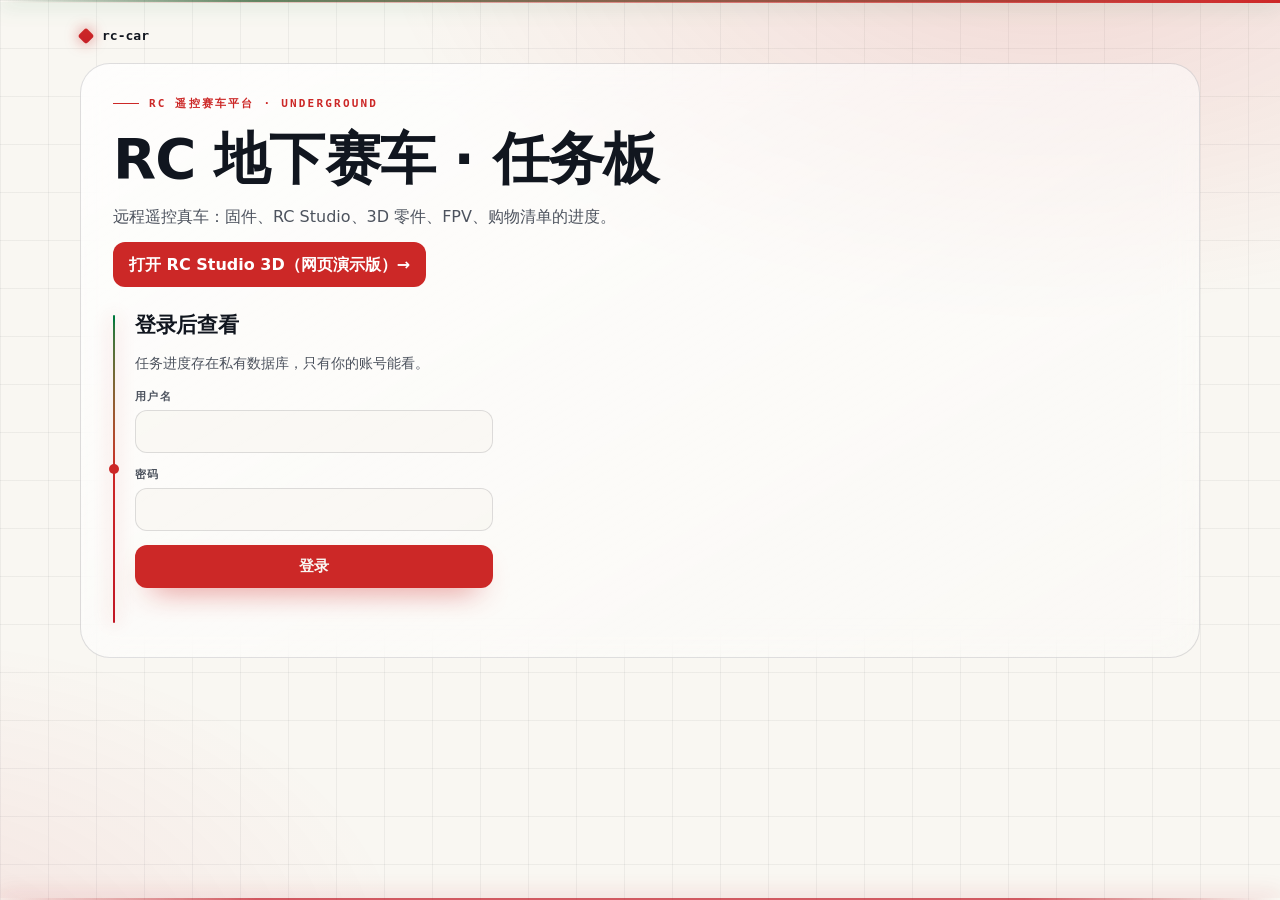
<file: index.html>
<!doctype html>
<html lang="zh-Hans">
<head>
<meta charset="utf-8">
<meta name="viewport" content="width=device-width, initial-scale=1">
<meta name="robots" content="noindex">
<meta name="referrer" content="no-referrer">
<title>rc-car</title>
<link rel="stylesheet" href="site.css">
<!-- Static shell only: no research content lives in this repo. app.js reads it from a private database after sign-in. -->
<script>try{if(localStorage.getItem('rc.session'))document.documentElement.dataset.auth='in'}catch(e){}</script>
</head>
<body data-page="index">
<div class="scrollbar" aria-hidden="true"></div>
<main>
  <nav class="top">
    <span class="brand"><i></i>rc-car</span>
    <span class="nav-r authed"><span id="updated"></span><button type="button" class="signout" id="signout">退出</button></span>
  </nav>
  <section class="intro">
    <div class="intro-copy">
      <p class="eyebrow">RC 遥控赛车平台 · underground</p>
      <h1 id="intro-title">RC 地下赛车 · 任务板</h1>
      <p>远程遥控真车：固件、RC Studio、3D 零件、FPV、购物清单的进度。</p>
      <p class="cta"><a class="studio-link" href="studio/">打开 RC Studio 3D（网页演示版）→</a></p>
      <form class="login" method="post" action="#" autocomplete="on">
        <h2>登录后查看</h2>
        <p>任务进度存在私有数据库，只有你的账号能看。</p>
        <label>用户名<input type="text" name="email" autocomplete="username" autocapitalize="none" spellcheck="false" required></label>
        <label>密码<input type="password" name="password" autocomplete="current-password" required></label>
        <button type="submit">登录</button>
        <p class="msg" role="alert"></p>
        <noscript><p class="msg">需要启用 JavaScript 才能登录。</p></noscript>
      </form>
      <ul class="tally authed" id="tally" hidden></ul>
    </div>
  </section>
  <section class="live authed" id="live" hidden>
    <h2>正在执行 <span id="live-age"></span></h2>
    <div id="live-jobs"></div>
  </section>
  <p class="state authed" id="state" role="status" hidden></p>
  <section class="cards authed" id="cards" hidden></section>
</main>
<script src="config.js"></script>
<script src="site.js"></script>
<script src="app.js"></script>
</body>
</html>
</file>
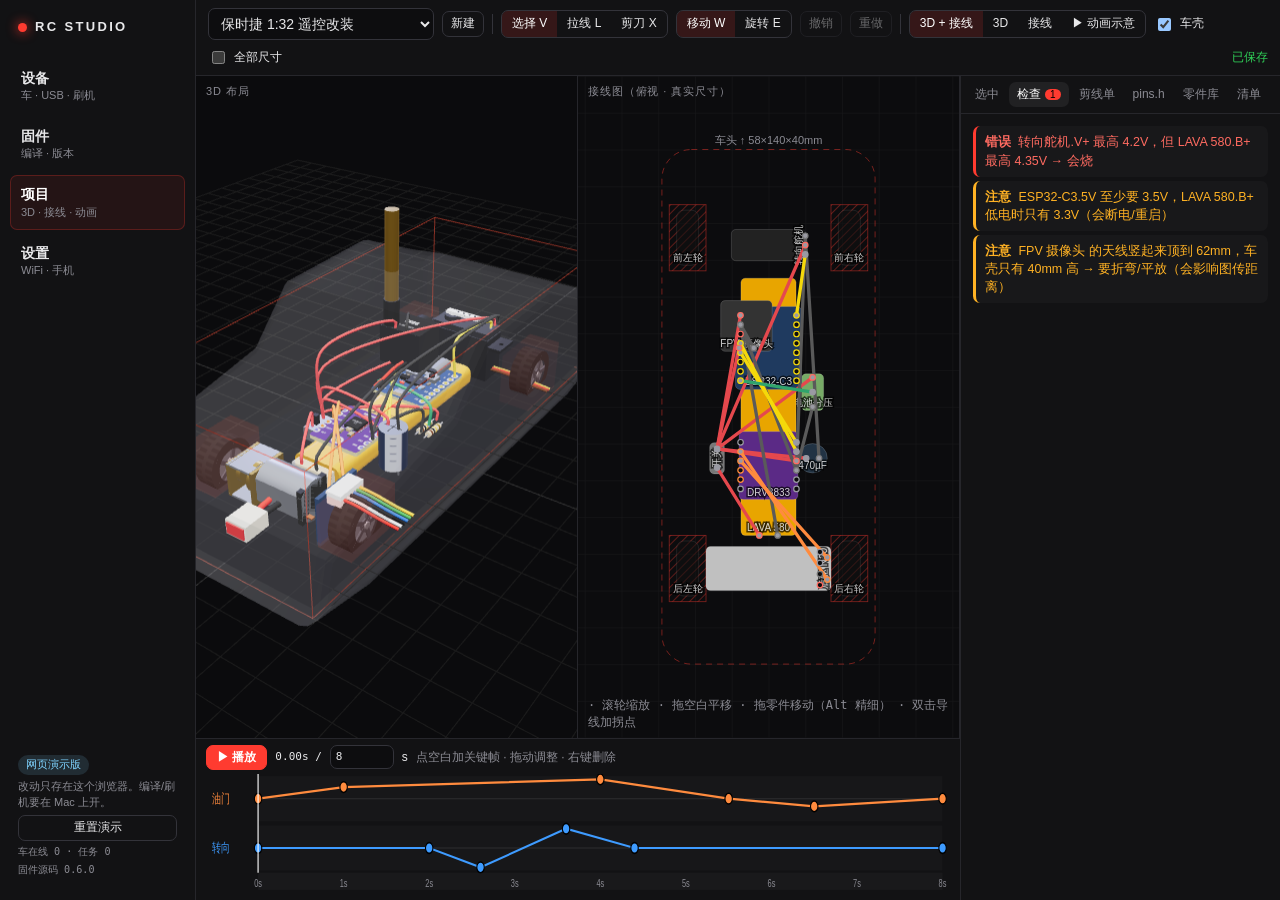
<file: studio/index.html>
<!doctype html>
<html lang="zh">
<head>
<meta charset="utf-8">
<meta name="viewport" content="width=device-width, initial-scale=1">
<title>RC Studio</title>
<link rel="icon" href="data:image/svg+xml,<svg xmlns='http://www.w3.org/2000/svg' viewBox='0 0 32 32'><rect width='32' height='32' rx='6' fill='%23111'/><path d='M6 20h20l-3-7H10z' fill='%23ff3b30'/><circle cx='11' cy='22' r='3' fill='%23eee'/><circle cx='22' cy='22' r='3' fill='%23eee'/></svg>">
  <script type="module" crossorigin src="./assets/index-CjEuXQhA.js"></script>
  <link rel="stylesheet" crossorigin href="./assets/index-CECqwJJr.css">
</head>
<body><div id="root"></div></body>
</html>
</file>
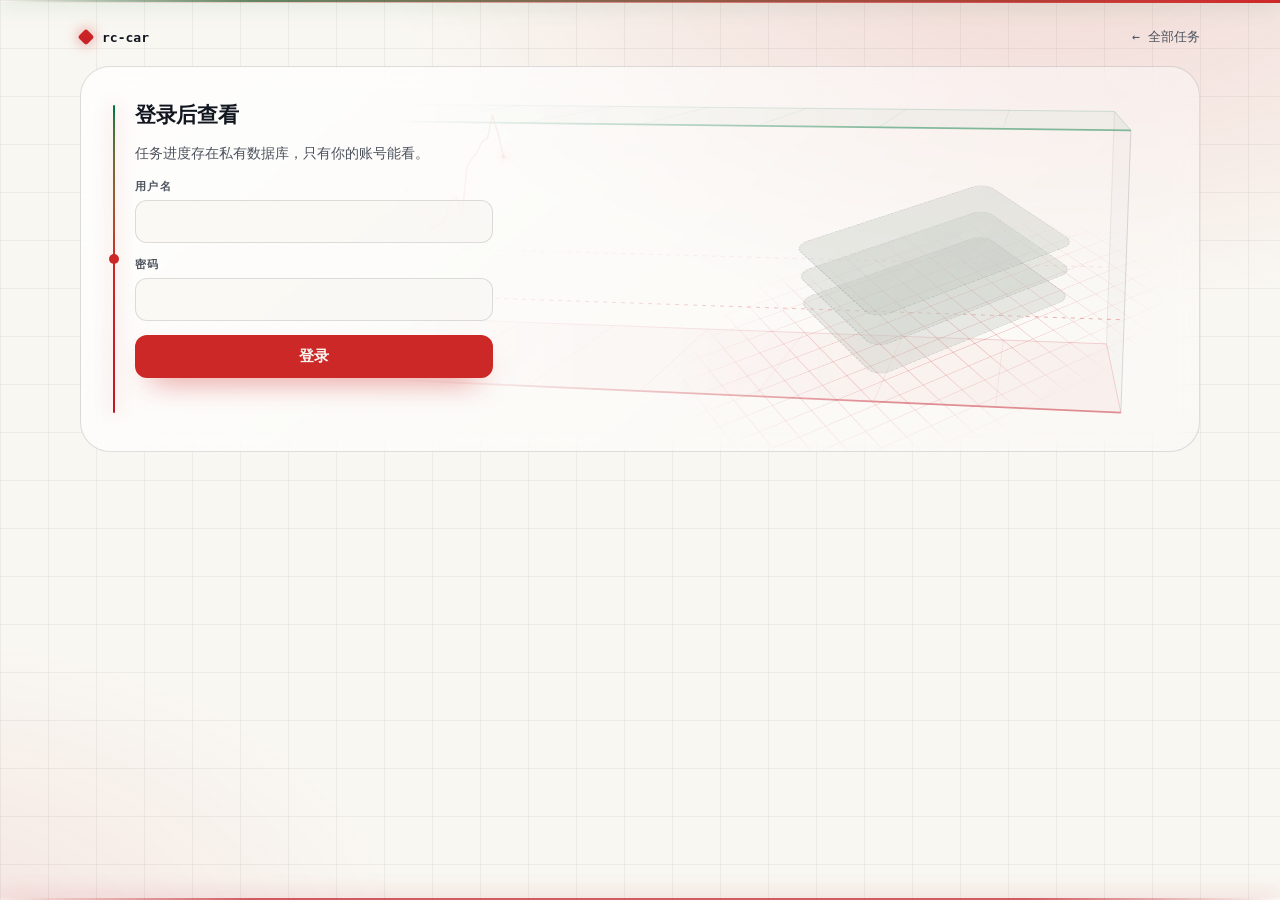
<file: task.html>
<!doctype html>
<html lang="zh-Hans">
<head>
<meta charset="utf-8">
<meta name="viewport" content="width=device-width, initial-scale=1">
<meta name="robots" content="noindex">
<meta name="referrer" content="no-referrer">
<title>rc-car</title>
<link rel="stylesheet" href="site.css">
<!-- Static shell only: no research content lives in this repo. app.js reads task ?id= from a private database after sign-in. -->
<script>try{if(localStorage.getItem('rc.session'))document.documentElement.dataset.auth='in'}catch(e){}</script>
</head>
<body data-page="task">
<div class="scrollbar" aria-hidden="true"></div>
<main>
  <nav class="top">
    <a class="brand" href="./"><i></i>rc-car</a>
    <span class="nav-r"><a href="./">← 全部任务</a><button type="button" class="signout authed" id="signout">退出</button></span>
  </nav>

  <section class="hero">
    <canvas data-walk="ambient" aria-hidden="true"></canvas>
    <div>
      <form class="login" method="post" action="#" autocomplete="on">
        <h2>登录后查看</h2>
        <p>任务进度存在私有数据库，只有你的账号能看。</p>
        <label>用户名<input type="text" name="email" autocomplete="username" autocapitalize="none" spellcheck="false" required></label>
        <label>密码<input type="password" name="password" autocomplete="current-password" required></label>
        <button type="submit">登录</button>
        <p class="msg" role="alert"></p>
        <noscript><p class="msg">需要启用 JavaScript 才能登录。</p></noscript>
      </form>
      <p class="state authed" id="state" role="status" hidden></p>
      <div class="authed" id="hero-copy"></div>
    </div>
    <div class="scene" aria-hidden="true"><ol class="stack" id="stack"><li class="slab s-todo" style="--i:0"></li><li class="slab s-todo" style="--i:1"></li><li class="slab s-todo" style="--i:2"></li></ol></div>
  </section>

  <nav class="secnav authed" id="secnav" aria-label="章节" hidden><a href="#problem">问题</a><a href="#idea">想法</a><a href="#proof">证据</a><a href="#solution">结论</a><a href="#path">步骤</a><a href="#issues">问题清单</a><a href="#data">数据</a><a href="#files">文件</a><a href="#log">记录</a></nav>

  <div class="grid authed" id="grid" hidden>
    <section id="problem" class="panel half reveal"><h2>Problem <em>问题</em></h2><p data-f="problem"></p></section>
    <section id="idea" class="panel half reveal"><h2>Idea <em>想法</em></h2><p data-f="idea"></p></section>
    <section id="proof" class="panel reveal"><h2>Proof <em>证据</em></h2><div class="proofs" data-f="proof"></div></section>
    <section id="solution" class="panel solution reveal"><h2>Solution <em>结论</em></h2><p data-f="solution"></p></section>
    <section id="path" class="panel w5 reveal"><h2>Path <em>步骤</em></h2><ol class="steps" data-f="path"></ol></section>
    <section id="issues" class="panel w7 reveal"><h2>Issues <em>问题清单</em></h2><ul class="issues" data-f="issues"></ul></section>
    <section id="data" class="panel reveal"><h2>Data <em>数据</em></h2><dl class="stats" data-f="data"></dl></section>
    <section id="files" class="panel w5 reveal"><h2>Files <em>文件</em></h2><ul class="files" data-f="files"></ul></section>
    <section id="log" class="panel w7 reveal"><h2>Log <em>记录</em></h2><ul class="log" data-f="log"></ul></section>
  </div>
</main>
<script src="config.js"></script>
<script src="site.js"></script>
<script src="app.js"></script>
</body>
</html>
</file>
<file: site.css>
/* rc-car tracker — design file shared by every generated page (from xau-lab; accent = underground red).
   One idea carried everywhere: a price path leaves the gold entry line and ends on a barrier —
   take-profit (green, above) or stop-out (red, below). The viewport itself sits between the two. */
@view-transition { navigation: auto; }
@property --p { syntax: "<number>"; inherits: true; initial-value: 0; }
@property --a { syntax: "<angle>"; inherits: false; initial-value: 0deg; }

:root {
  color-scheme: dark light;
  --bg: light-dark(oklch(0.975 0.006 85), oklch(0.145 0.012 262));
  --bg-2: light-dark(oklch(0.948 0.009 85), oklch(0.19 0.016 262));
  --card: light-dark(oklch(1 0 0 / 0.78), oklch(0.225 0.018 262 / 0.62));
  --line: light-dark(oklch(0.2 0.02 262 / 0.13), oklch(1 0 0 / 0.1));
  --grid: light-dark(oklch(0.2 0.02 262 / 0.05), oklch(1 0 0 / 0.035));
  --ink: light-dark(oklch(0.2 0.02 262), oklch(0.955 0.006 85));
  --mute: light-dark(oklch(0.44 0.02 262), oklch(0.74 0.015 262));
  --gold: light-dark(oklch(0.55 0.2 27), oklch(0.68 0.22 27));   /* 名字沿用，颜色是赛车红 */
  --ok: light-dark(oklch(0.5 0.14 155), oklch(0.82 0.17 155));
  --bad: light-dark(oklch(0.52 0.2 25), oklch(0.75 0.18 25));
  --warn: light-dark(oklch(0.55 0.14 60), oklch(0.83 0.15 70));
  --info: light-dark(oklch(0.5 0.15 255), oklch(0.79 0.12 245));
  --r: 22px;
  --ease: cubic-bezier(.2, .8, .2, 1);
  --spring: cubic-bezier(.3, 1.5, .5, 1);
  --sans: ui-sans-serif, system-ui, -apple-system, "PingFang SC", "Noto Sans SC", sans-serif;
  --mono: ui-monospace, "SF Mono", "JetBrains Mono", Menlo, monospace;
}
:root[data-theme="light"] { color-scheme: light; }
:root[data-theme="dark"] { color-scheme: dark; }

* { box-sizing: border-box; }
html { scroll-behavior: smooth; scroll-padding-top: 76px; }
body {
  margin: 0; min-height: 100dvh; font: 16px/1.6 var(--sans); color: var(--ink); background: var(--bg);
  text-wrap: pretty; -webkit-font-smoothing: antialiased; overflow-x: clip;
}
/* chart-paper backdrop + the two barriers that frame the viewport */
body::before {
  content: ""; position: fixed; inset: 0; z-index: -1; pointer-events: none;
  background:
    radial-gradient(60rem 34rem at 82% -8%, color-mix(in oklch, var(--gold) 15%, transparent), transparent 70%),
    radial-gradient(46rem 30rem at -8% 108%, color-mix(in oklch, var(--bad) 9%, transparent), transparent 70%),
    linear-gradient(var(--grid) 1px, transparent 1px) 0 0 / 100% 48px,
    linear-gradient(90deg, var(--grid) 1px, transparent 1px) 0 0 / 48px 100%;
}
html::before, html::after { content: ""; position: fixed; inset-inline: 0; block-size: 2px; z-index: 30; pointer-events: none; }
html::before { top: 0; background: linear-gradient(90deg, transparent, var(--ok) 20% 80%, transparent); box-shadow: 0 0 22px 1px color-mix(in oklch, var(--ok) 55%, transparent); opacity: .7; }
html::after { bottom: 0; background: linear-gradient(90deg, transparent, var(--bad) 20% 80%, transparent); box-shadow: 0 0 22px 1px color-mix(in oklch, var(--bad) 55%, transparent); opacity: .7; }
/* scroll progress: a gold run along the take-profit barrier */
.scrollbar { display: none; }
@supports (animation-timeline: scroll()) {
  .scrollbar { display: block; position: fixed; top: 0; inset-inline: 0; block-size: 3px; z-index: 31; pointer-events: none; transform-origin: 0 50%; background: linear-gradient(90deg, transparent, var(--gold)); animation: scrub linear both; animation-timeline: scroll(root); }
}
@keyframes scrub { from { scale: 0 1; } to { scale: 1 1; } }

main { width: min(1120px, 100% - 32px); margin-inline: auto; padding-block: 28px 96px; }
a { color: inherit; text-decoration: none; }
:focus-visible { outline: 2px solid var(--gold); outline-offset: 3px; border-radius: 8px; }
code { font: 0.86em var(--mono); padding: 0.12em 0.4em; border-radius: 6px; background: color-mix(in oklch, var(--ink) 9%, transparent); overflow-wrap: anywhere; }
h1, h2, h3 { margin: 0; line-height: 1.2; text-wrap: balance; letter-spacing: -0.015em; }
p { margin: 0; }
.empty { color: var(--mute); font-style: italic; }

nav.top { display: flex; align-items: center; justify-content: space-between; gap: 12px; font: 13px var(--mono); color: var(--mute); margin-bottom: 20px; animation: rise .6s var(--ease) backwards; }
nav.top a { transition: color .2s; } nav.top a:hover { color: var(--gold); }
.brand { display: inline-flex; gap: 10px; align-items: center; color: var(--ink); font-weight: 600; view-transition-name: brand; }
.brand i { inline-size: 12px; aspect-ratio: 1; border-radius: 3px; background: linear-gradient(135deg, var(--gold), color-mix(in oklch, var(--gold) 40%, var(--bad))); rotate: 45deg; animation: gem 6s var(--ease) infinite; box-shadow: 0 0 14px color-mix(in oklch, var(--gold) 60%, transparent); }
@keyframes gem { 0%, 70% { rotate: 45deg; } 85% { rotate: 225deg; scale: 1.25; } 100% { rotate: 405deg; } }

.chip { display: inline-flex; align-items: center; gap: 6px; padding: 3px 11px; border-radius: 99px; font: 600 12px var(--sans); color: var(--c, var(--mute)); background: color-mix(in oklch, var(--c, var(--mute)) 15%, transparent); border: 1px solid color-mix(in oklch, var(--c, var(--mute)) 35%, transparent); white-space: nowrap; }
.chip::before { content: ""; inline-size: 6px; aspect-ratio: 1; border-radius: 50%; background: currentColor; }
.st-active { --c: var(--gold); } .st-done { --c: var(--ok); } .st-blocked { --c: var(--bad); } .st-killed { --c: var(--mute); } .st-open { --c: var(--info); }
.st-active .chip::before, .j-running .chip::before { animation: ping 1.8s ease-out infinite; }
@keyframes ping { 0% { box-shadow: 0 0 0 0 currentColor; } 70%, 100% { box-shadow: 0 0 0 7px transparent; } }

/* ---------- shared surface: glass, pointer spotlight border, glare, 3D tilt ---------- */
.card, .job, .panel, .intro, .hero, .proof, .stat { position: relative; isolation: isolate; }
.card::before, .job::before, .panel::before, .intro::before, .hero::before {
  content: ""; position: absolute; inset: 0; z-index: -1; border-radius: inherit; padding: 1px; pointer-events: none;
  background: radial-gradient(320px circle at var(--mx, 50%) var(--my, 0%), color-mix(in oklch, var(--c, var(--gold)) 85%, transparent), transparent 70%);
  -webkit-mask: linear-gradient(#000 0 0) content-box, linear-gradient(#000 0 0); -webkit-mask-composite: xor;
  mask: linear-gradient(#000 0 0) content-box exclude, linear-gradient(#000 0 0);
  opacity: 0; transition: opacity .35s;
}
.card::after, .job::after, .proof::after, .stat::after {
  content: ""; position: absolute; inset: 0; z-index: -1; border-radius: inherit; pointer-events: none;
  background: radial-gradient(380px circle at var(--mx, 50%) var(--my, 50%), color-mix(in oklch, var(--c, var(--gold)) 16%, transparent), transparent 62%);
  opacity: 0; transition: opacity .35s;
}
.hot::before, .hot::after { opacity: 1; }
.card, .job, .proof, .stat { transform: perspective(900px) rotateX(var(--rx, 0deg)) rotateY(var(--ry, 0deg)); transition: transform .5s var(--ease), translate .3s var(--ease), border-color .3s, box-shadow .3s; }
.card.hot, .job.hot, .proof.hot, .stat.hot { transition-duration: .12s, .3s, .3s, .3s; }

/* ---------- index hero: the first-passage simulation ---------- */
.intro { display: grid; gap: 24px; align-items: center; padding: 32px; margin-bottom: 28px; border-radius: calc(var(--r) + 8px); border: 1px solid var(--line); background: linear-gradient(150deg, var(--card), color-mix(in oklch, var(--card) 35%, transparent)); backdrop-filter: blur(16px); animation: rise .8s var(--ease) .05s backwards; }
.intro:has(.sim:not([hidden])) { grid-template-columns: minmax(0, .8fr) minmax(0, 1.2fr); }
.eyebrow { font: 600 11px var(--mono); letter-spacing: .2em; text-transform: uppercase; color: var(--gold); margin-bottom: 14px; display: flex; align-items: center; gap: 10px; }
.eyebrow::before { content: ""; inline-size: 26px; block-size: 1px; background: currentColor; }
.intro h1 { font-size: clamp(2rem, 5.2vw, 3.5rem); font-weight: 760; }
.intro h1 b { color: var(--gold); font-variant-numeric: tabular-nums; text-shadow: 0 0 34px color-mix(in oklch, var(--gold) 45%, transparent); }
.intro-copy > p:not(.eyebrow) { color: var(--mute); max-inline-size: 60ch; margin-top: 12px; }
.tally { list-style: none; display: flex; flex-wrap: wrap; gap: 10px; padding: 0; margin: 22px 0 0; }
.tally li { display: flex; gap: 8px; align-items: baseline; padding: 8px 14px; border-radius: 12px; border: 1px solid color-mix(in oklch, var(--c) 30%, var(--line)); background: color-mix(in oklch, var(--c) 7%, var(--card)); animation: rise .6s var(--spring) calc(var(--n, 0) * 70ms + .35s) backwards; }
.tally b { font: 700 1.2rem var(--sans); color: var(--c); font-variant-numeric: tabular-nums; } .tally span { color: var(--mute); font-size: .86rem; }

.sim { position: relative; min-inline-size: 0; }
.sim canvas { display: block; inline-size: 100%; block-size: clamp(240px, 33vw, 370px); touch-action: pan-y; }
.rr { position: absolute; top: 0; right: 0; display: inline-flex; padding: 3px; border-radius: 99px; border: 1px solid var(--line); background: color-mix(in oklch, var(--bg) 70%, transparent); backdrop-filter: blur(8px); }
.rr button { all: unset; cursor: pointer; padding: 4px 12px; border-radius: 99px; font: 600 12px var(--mono); color: var(--mute); transition: color .2s, background .3s var(--ease); }
.rr button:hover { color: var(--ink); } .rr button:focus-visible { outline: 2px solid var(--gold); }
.rr button[aria-pressed="true"] { color: var(--bg); background: var(--gold); }
.hud { display: grid; gap: 10px; margin-top: 4px; }
.shares { display: grid; grid-template-columns: repeat(3, 1fr); gap: 10px; margin: 0; }
.shares dt { font: 11px var(--mono); letter-spacing: .08em; color: var(--mute); display: flex; align-items: center; gap: 6px; }
.shares dt::before { content: ""; inline-size: 8px; block-size: 2px; background: var(--c); }
.shares dd { margin: 0; font: 720 clamp(1.25rem, 3vw, 1.7rem)/1.2 var(--sans); font-variant-numeric: tabular-nums; color: var(--c); }
.sh-win { --c: var(--ok); } .sh-loss { --c: var(--bad); } .sh-out { --c: var(--mute); }
.split { display: flex; gap: 2px; block-size: 6px; border-radius: 9px; overflow: clip; }
.split i { flex: 1 1 0; min-inline-size: 2px; background: var(--c); transition: flex-grow .6s var(--ease); }
.note { font: 12px/1.7 var(--mono); color: var(--mute); } .note b { color: var(--ink); font-weight: 600; font-variant-numeric: tabular-nums; }

/* ---------- private content gate: sign-in panel, signed-in-only parts, loading / empty / error ---------- */
[hidden] { display: none !important; }
:root:not([data-auth="in"]) .authed { display: none !important; }
:root[data-auth="in"] .login { display: none; }
.nav-r { display: inline-flex; align-items: center; gap: 14px; }
.signout, .state button { all: unset; cursor: pointer; padding: 4px 12px; border-radius: 99px; border: 1px solid var(--line); font: 600 12px var(--mono); color: var(--mute); transition: color .2s, border-color .2s; }
.signout:hover, .state button:hover { color: var(--gold); border-color: color-mix(in oklch, var(--gold) 50%, transparent); }
.signout:focus-visible, .state button:focus-visible, .login button:focus-visible { outline: 2px solid var(--gold); outline-offset: 3px; }
/* the form hangs off one vertical price axis: take-profit above, stop-out below, the gold entry point in between */
.login { position: relative; display: grid; gap: 14px; max-inline-size: 380px; margin-top: 26px; padding-inline-start: 22px; animation: rise .7s var(--ease) .3s backwards; }
.hero .login { margin-top: 0; }
.login::before { content: ""; position: absolute; inset-block: 2px; inset-inline-start: 0; inline-size: 2px; border-radius: 2px; background: linear-gradient(var(--ok), var(--gold) 50%, var(--bad)); box-shadow: 0 0 18px color-mix(in oklch, var(--gold) 45%, transparent); }
.login::after { content: ""; position: absolute; inset-inline-start: -4px; top: 50%; inline-size: 10px; aspect-ratio: 1; translate: 0 -50%; border-radius: 50%; color: var(--gold); background: currentColor; animation: ping 1.8s ease-out infinite; }
.login h2 { font-size: 1.3rem; }
.login > p { color: var(--mute); font-size: .9rem; }
.login label { display: grid; gap: 6px; font: 600 11px var(--mono); letter-spacing: .12em; color: var(--mute); }
.login input { inline-size: 100%; padding: 11px 14px; border-radius: 12px; border: 1px solid var(--line); font: 16px var(--sans); letter-spacing: 0; color: var(--ink); background: color-mix(in oklch, var(--bg) 72%, transparent); transition: border-color .2s, box-shadow .2s; }
.login input:hover { border-color: color-mix(in oklch, var(--gold) 40%, var(--line)); }
.login input:focus-visible { outline: none; border-color: var(--gold); box-shadow: 0 0 0 3px color-mix(in oklch, var(--gold) 25%, transparent); }
.login button { all: unset; box-sizing: border-box; cursor: pointer; text-align: center; padding: 12px 18px; border-radius: 12px; font: 700 15px var(--sans); color: var(--bg); background: var(--gold); box-shadow: 0 14px 30px -16px var(--gold); transition: translate .2s var(--ease), filter .2s; }
.login button:hover { translate: 0 -2px; filter: brightness(1.08); }
.login button:disabled { opacity: .6; cursor: progress; translate: none; }
.login .msg { min-block-size: 1.6em; color: var(--bad); font-size: .9rem; }
.state { display: flex; flex-wrap: wrap; align-items: center; gap: 10px 14px; margin-bottom: 20px; padding: 16px 20px; border-radius: var(--r); border: 1px dashed var(--line); color: var(--mute); }
.hero .state { margin: 0; }
.state.s-error, .state.s-denied { color: var(--bad); border-color: color-mix(in oklch, var(--bad) 40%, transparent); }
.state.s-loading::before { content: ""; flex: none; inline-size: 10px; aspect-ratio: 1; border-radius: 2px; background: var(--gold); animation: spin 1.2s var(--ease) infinite; }
@keyframes spin { from { rotate: 45deg; } to { rotate: 405deg; } }
li.empty { display: block; }

/* ---------- cards ---------- */
.cards { display: grid; grid-template-columns: repeat(auto-fill, minmax(300px, 1fr)); gap: 16px; }
.card { display: grid; gap: 10px; align-content: start; padding: 22px; border-radius: var(--r); border: 1px solid var(--line); background: var(--card); backdrop-filter: blur(14px); animation: rise .7s var(--ease) calc(var(--n, 0) * 80ms + .25s) backwards; }
.card:hover { translate: 0 -5px; border-color: color-mix(in oklch, var(--c) 45%, transparent); box-shadow: 0 28px 56px -30px var(--c); }
.card header, .card footer { display: flex; justify-content: space-between; align-items: center; gap: 10px; font: 12px var(--mono); color: var(--mute); }
.card footer span:first-child { color: var(--c); font-weight: 700; font-variant-numeric: tabular-nums; min-inline-size: 4ch; }
.card h2 { font-size: 1.2rem; transition: color .25s; } .card:hover h2 { color: var(--c); }
.card p { color: var(--mute); font-size: .93rem; display: -webkit-box; -webkit-line-clamp: 3; -webkit-box-orient: vertical; overflow: hidden; }
/* progress = distance travelled from entry toward the barrier; ticks every 25% */
.bar { position: relative; block-size: 6px; border-radius: 9px; background: linear-gradient(90deg, color-mix(in oklch, var(--ink) 22%, transparent) 1px, transparent 1px) 0 0 / 25% 100%, var(--line); }
.bar i { display: block; position: relative; block-size: 100%; inline-size: calc(var(--pct) * 1%); min-inline-size: 6px; border-radius: inherit; background: linear-gradient(90deg, color-mix(in oklch, var(--c) 35%, transparent), var(--c)); animation: grow 1.3s var(--ease) calc(var(--n, 0) * 80ms + .5s) backwards; }
.bar i::after { content: ""; position: absolute; right: 0; top: 50%; inline-size: 6px; aspect-ratio: 1; translate: 0 -50%; border-radius: 50%; background: var(--c); box-shadow: 0 0 0 3px color-mix(in oklch, var(--c) 25%, transparent), 0 0 14px 2px var(--c); }
@keyframes grow { from { inline-size: 0; } }

/* ---------- live jobs ---------- */
.live { margin-bottom: 28px; animation: rise .7s var(--ease) backwards; }
.live > h2 { font: 600 12px var(--mono); letter-spacing: .14em; text-transform: uppercase; color: var(--mute); margin-bottom: 12px; display: flex; gap: 12px; align-items: baseline; }
.live > h2 span { font: 500 12px var(--sans); letter-spacing: 0; text-transform: none; color: var(--ok); }
.live > h2 span.stale { color: var(--bad); }
.job { display: grid; gap: 12px; padding: 22px; border-radius: var(--r); border: 1px solid color-mix(in oklch, var(--c) 40%, transparent); background: linear-gradient(135deg, color-mix(in oklch, var(--c) 10%, var(--card)), var(--card)); backdrop-filter: blur(14px); animation: rise .7s var(--ease) calc(var(--n, 0) * 90ms) backwards; }
.job + .job { margin-top: 12px; }
.job header { display: flex; align-items: center; gap: 12px; flex-wrap: wrap; } .job header strong { font-size: 1.1rem; flex: 1; min-inline-size: 12ch; } .job .num { font: 700 1.6rem var(--sans); font-variant-numeric: tabular-nums; color: var(--c); }
.job p { color: var(--ink); } .job footer { display: flex; flex-wrap: wrap; gap: 6px 22px; font: 12px var(--mono); color: var(--mute); }
.job .bar { block-size: 8px; } .job .bar i::after { inline-size: 8px; }
.j-running { --c: var(--gold); } .j-done { --c: var(--ok); } .j-stopped { --c: var(--bad); }
/* running: sonar beacon, a beam circling the border, flowing bar */
.beacon { position: relative; flex: none; inline-size: 12px; aspect-ratio: 1; border-radius: 50%; background: var(--c); }
.j-running .beacon::before, .j-running .beacon::after { content: ""; position: absolute; inset: 0; border-radius: 50%; border: 1.5px solid var(--c); animation: sonar 2.2s ease-out infinite; }
.j-running .beacon::after { animation-delay: 1.1s; }
@keyframes sonar { from { scale: 1; opacity: .9; } to { scale: 3.4; opacity: 0; } }
.j-running::before { opacity: 1; padding: 1.5px; background: conic-gradient(from var(--a), transparent 0 62%, var(--c) 86%, transparent 100%); animation: orbit 3.6s linear infinite; }
@keyframes orbit { to { --a: 360deg; } }
.j-running .bar i { background: linear-gradient(90deg, var(--c), color-mix(in oklch, var(--c) 45%, white), var(--c)); background-size: 200% 100%; animation: grow 1.3s var(--ease) backwards, flow 2.2s linear infinite; }
.j-running .bar i::after { animation: beat 1.4s ease-in-out infinite; }
@keyframes flow { to { background-position: -200% 0; } }
@keyframes beat { 50% { scale: 1.7; } }

/* ---------- task hero with the 3D path stack ---------- */
.hero { display: grid; grid-template-columns: 1.1fr 0.9fr; gap: 24px; align-items: center; padding: 32px; border-radius: calc(var(--r) + 8px); border: 1px solid var(--line); background: linear-gradient(140deg, var(--card), color-mix(in oklch, var(--card) 30%, transparent)); backdrop-filter: blur(16px); overflow: clip; animation: rise .8s var(--ease) .05s backwards; }
.hero > canvas { position: absolute; inset: 0; z-index: -1; inline-size: 100%; block-size: 100%; opacity: .5; pointer-events: none; -webkit-mask-image: linear-gradient(90deg, transparent 28%, #000 72%); mask-image: linear-gradient(90deg, transparent 28%, #000 72%); }
.hero h1 { font-size: clamp(1.7rem, 4.2vw, 2.9rem); font-weight: 740; margin-block: 14px 12px; }
.hero .lede { color: var(--mute); font-size: 1.05rem; max-inline-size: 52ch; }
.meta { display: flex; flex-wrap: wrap; gap: 8px 18px; margin-top: 20px; font: 12px var(--mono); color: var(--mute); }
.headrow { display: flex; align-items: center; gap: 14px; }
.ring { --p: 0; inline-size: 62px; aspect-ratio: 1; border-radius: 50%; display: grid; place-items: center; font: 600 13px var(--mono); font-variant-numeric: tabular-nums; color: var(--ink); background: radial-gradient(closest-side, var(--bg-2) 76%, transparent 78%), conic-gradient(var(--c, var(--gold)) calc(var(--p) * 1%), var(--line) 0); box-shadow: 0 0 30px -8px var(--c, var(--gold)); animation: fill 1.4s var(--ease) .25s forwards; }

.scene { perspective: 1100px; block-size: 320px; display: grid; place-items: center; padding-top: 80px; }
.stack { --gap: clamp(13px, 230px / var(--count, 8), 32px); list-style: none; margin: 0; padding: 0; position: relative; inline-size: 230px; block-size: 150px; transform-style: preserve-3d; transform: rotateX(calc(58deg + var(--ty, 0deg))) rotateZ(calc(-34deg + var(--tx, 0deg))); transition: transform .5s var(--ease); animation: sway 14s ease-in-out infinite alternate; }
.scene:hover .stack { --gap: clamp(18px, 330px / var(--count, 8), 46px); }
/* the floor the stack stands on: a patch of chart grid */
.stack::before { content: ""; position: absolute; inset: -70%; transform: translateZ(-26px); background: linear-gradient(color-mix(in oklch, var(--gold) 28%, transparent) 1px, transparent 1px) 0 0 / 100% 26px, linear-gradient(90deg, color-mix(in oklch, var(--gold) 28%, transparent) 1px, transparent 1px) 0 0 / 26px 100%; -webkit-mask-image: radial-gradient(closest-side, #000 20%, transparent); mask-image: radial-gradient(closest-side, #000 20%, transparent); animation: floor 6s linear infinite; }
@keyframes floor { to { background-position: 0 26px, 26px 0; } }
.slab { position: absolute; inset: 0; border-radius: 16px; display: grid; align-items: end; padding: 10px 12px; font: 600 11px/1.25 var(--sans); color: var(--ink); transform-style: preserve-3d; transform: translateZ(calc(var(--i) * var(--gap))); transition: transform .7s var(--spring); background: color-mix(in oklch, var(--c, var(--mute)) 22%, var(--bg-2) 70%); border: 1px solid color-mix(in oklch, var(--c, var(--mute)) 60%, transparent); box-shadow: 0 24px 40px -22px oklch(0 0 0 / 0.55); animation: drop .8s var(--ease) calc(var(--i) * 90ms + .2s) backwards, hover 5s ease-in-out calc(var(--i) * 260ms + 1.6s) infinite alternate; }
.slab::before { content: ""; position: absolute; inset: 0; border-radius: inherit; transform: translateZ(-6px); background: color-mix(in oklch, var(--c, var(--mute)) 45%, var(--bg) 55%); }
.slab span { display: -webkit-box; -webkit-line-clamp: 2; -webkit-box-orient: vertical; overflow: hidden; }
.slab.s-done { --c: var(--ok); } .slab.s-blocked { --c: var(--bad); }
.slab.s-active { --c: var(--gold); box-shadow: 0 0 44px -4px color-mix(in oklch, var(--gold) 75%, transparent); animation: drop .8s var(--ease) calc(var(--i) * 90ms + .2s) backwards, hover 2.4s ease-in-out 1.4s infinite alternate, glow 2.4s ease-in-out infinite alternate; }
.slab.s-todo { --c: var(--mute); opacity: .4; border-style: dashed; box-shadow: none; } .slab.s-todo::before { display: none; }
@keyframes drop { from { opacity: 0; translate: 0 0 170px; } }
@keyframes hover { to { translate: 0 0 5px; } }
@keyframes glow { to { box-shadow: 0 0 60px 4px color-mix(in oklch, var(--gold) 80%, transparent); } }
@keyframes sway { to { rotate: z 10deg; } }

/* ---------- task section rail ---------- */
.secnav { position: sticky; top: 10px; z-index: 20; display: flex; gap: 2px; margin: 16px 0 0; padding: 5px; border-radius: 99px; border: 1px solid var(--line); background: color-mix(in oklch, var(--bg) 78%, transparent); backdrop-filter: blur(16px); overflow-x: auto; scrollbar-width: none; animation: rise .7s var(--ease) .3s backwards; }
.secnav::-webkit-scrollbar { display: none; }
.secnav a { flex: none; padding: 6px 14px; border-radius: 99px; font: 500 13px var(--sans); color: var(--mute); transition: color .25s, background .35s var(--ease); }
.secnav a:hover { color: var(--ink); }
.secnav a[aria-current] { color: var(--bg); background: var(--gold); }

/* ---------- content grid ---------- */
.grid { display: grid; grid-template-columns: repeat(12, 1fr); gap: 16px; margin-top: 16px; }
.panel { grid-column: span 12; padding: 24px; border-radius: var(--r); border: 1px solid var(--line); background: var(--card); backdrop-filter: blur(14px); container-type: inline-size; scroll-margin-top: 76px; }
.panel.half { grid-column: span 6; } .panel.w5 { grid-column: span 5; } .panel.w7 { grid-column: span 7; }
.panel > h2 { font: 600 12px var(--mono); letter-spacing: .14em; text-transform: uppercase; color: var(--mute); margin-bottom: 14px; display: flex; gap: 10px; align-items: center; }
.panel > h2 em { font: 500 13px var(--sans); letter-spacing: 0; text-transform: none; color: var(--gold); font-style: normal; }
.panel > h2::after { content: ""; flex: 1; block-size: 1px; transform-origin: 0 50%; background: linear-gradient(90deg, var(--line), transparent); }
.panel.solution { --c: var(--gold); border-color: color-mix(in oklch, var(--gold) 45%, transparent); background: linear-gradient(135deg, color-mix(in oklch, var(--gold) 13%, var(--card)), var(--card)); font-size: 1.06rem; }

.proofs { display: grid; grid-template-columns: repeat(auto-fit, minmax(260px, 1fr)); gap: 12px; }
.proof { padding: 16px; border-radius: 14px; border: 1px solid var(--line); background: var(--bg-2); border-inline-start: 3px solid var(--c); }
.proof b { font: 700 10px var(--mono); letter-spacing: .12em; text-transform: uppercase; color: var(--c); display: inline-flex; align-items: center; gap: 6px; }
.proof b::before { content: ""; inline-size: 6px; aspect-ratio: 1; border-radius: 50%; background: currentColor; }
.v-pending b::before { animation: ping 1.8s ease-out infinite; }
.proof h3 { font-size: 1rem; margin-block: 6px 6px; } .proof p { color: var(--mute); font-size: .92rem; }
.v-pass { --c: var(--ok); } .v-fail { --c: var(--bad); } .v-pending { --c: var(--warn); }

.steps, .issues, .log, .files { list-style: none; margin: 0; padding: 0; display: grid; gap: 10px; }
.steps { position: relative; }
.steps::before { content: ""; position: absolute; left: 6px; top: 12px; bottom: 12px; inline-size: 2px; border-radius: 2px; background: linear-gradient(var(--ok), var(--gold) calc(var(--pct, 0) * 1%), var(--line) calc(var(--pct, 0) * 1%)); }
.steps li { position: relative; display: grid; grid-template-columns: 20px 1fr; gap: 12px; align-items: start; }
.steps i { inline-size: 14px; aspect-ratio: 1; margin-top: 6px; border-radius: 50%; border: 2px solid var(--c, var(--mute)); background: var(--f, var(--bg-2)); }
.steps .s-done { --c: var(--ok); --f: var(--ok); color: var(--mute); } .steps .s-active { --c: var(--gold); --f: var(--gold); font-weight: 600; } .steps .s-active i { color: var(--gold); animation: ping 1.8s ease-out infinite; } .steps .s-blocked { --c: var(--bad); --f: var(--bad); }
.issues li { display: grid; grid-template-columns: auto 1fr; gap: 12px; align-items: start; }
.issues b { font: 700 10px var(--mono); text-transform: uppercase; padding: 3px 8px; border-radius: 6px; color: var(--c); background: color-mix(in oklch, var(--c) 15%, transparent); margin-top: 3px; }
.sev-high { --c: var(--bad); } .sev-med { --c: var(--warn); } .sev-low { --c: var(--info); }
.issues .closed { opacity: .55; text-decoration: line-through; }

.stats { display: grid; grid-template-columns: repeat(auto-fit, minmax(170px, 1fr)); gap: 12px; margin: 0; }
.stat { padding: 16px; border-radius: 14px; background: var(--bg-2); border: 1px solid var(--line); }
.stat dt { font: 12px var(--mono); color: var(--mute); } .stat dd { margin: 4px 0 2px; font: 700 1.5rem/1.2 var(--sans); font-variant-numeric: tabular-nums; color: var(--gold); overflow-wrap: anywhere; } .stat small { color: var(--mute); }
.files li { transition: translate .25s var(--ease); } .files li:hover { translate: 4px 0; }
.log li { display: grid; grid-template-columns: 96px 1fr; gap: 12px; font-size: .94rem; } .log time { font: 12px var(--mono); color: var(--mute); padding-top: 3px; }

/* ---------- motion ---------- */
@keyframes fill { to { --p: var(--pct); } }
@keyframes rise { from { opacity: 0; translate: 0 26px; scale: .975; } }
@keyframes slide { from { opacity: 0; translate: -14px 0; } }
@keyframes draw { from { scale: 0 1; } }
/* Scroll-driven reveals. Every rule only animates *from* a hidden state, so without support (or without JS) content is simply visible. */
@supports (animation-timeline: view()) {
  .reveal { animation: rise linear both; animation-timeline: view(); animation-range: entry 0% entry 42%; }
  .reveal > h2::after { animation: draw linear both; animation-timeline: view(); animation-range: entry 20% cover 32%; }
  .proof, .stat { animation: rise linear both; animation-timeline: view(); animation-range: entry 0% entry 90%; }
  .steps li, .issues li, .log li, .files li { animation: slide linear both; animation-timeline: view(); animation-range: entry 0% entry 100%; }
}
/* Fallback when scroll timelines are missing: site.js adds .io to <html> and .in to each panel as it enters. */
.io .reveal { transition: opacity .7s var(--ease), translate .7s var(--ease), scale .7s var(--ease); }
.io .reveal:not(.in) { opacity: 0; translate: 0 26px; scale: .975; }

::view-transition-old(root) { animation: vt-out .26s var(--ease) both; }
::view-transition-new(root) { animation: vt-in .46s var(--ease) both; }
::view-transition-group(*) { animation-duration: .5s; animation-timing-function: var(--ease); }
@keyframes vt-out { to { opacity: 0; scale: .985; } }
@keyframes vt-in { from { opacity: 0; translate: 0 20px; } }

@media (prefers-reduced-motion: reduce) {
  html { scroll-behavior: auto; }
  *, *::before, *::after { animation: none !important; transition: none !important; }
  ::view-transition-group(*), ::view-transition-old(*), ::view-transition-new(*) { animation: none !important; }
  .ring { --p: var(--pct); } .scrollbar { display: none; }
}
@media (max-width: 820px) {
  main { padding-block: 20px 72px; }
  .intro, .intro:has(.sim:not([hidden])) { grid-template-columns: minmax(0, 1fr); padding: 22px; }
  .hero { grid-template-columns: minmax(0, 1fr); padding: 22px; } .scene { block-size: 260px; order: -1; }
  .hero > canvas { -webkit-mask-image: linear-gradient(#000 25%, transparent 62%); mask-image: linear-gradient(#000 25%, transparent 62%); }
  .panel { padding: 20px; } .panel.half, .panel.w5, .panel.w7 { grid-column: span 12; } .log li { grid-template-columns: 1fr; gap: 0; }
  .cards { grid-template-columns: minmax(0, 1fr); }
}

.cta { margin: 14px 0 18px; } .studio-link { display: inline-block; padding: 10px 16px; border-radius: 12px; background: var(--gold); color: #fff; font-weight: 600; text-decoration: none; }
.studio-link:hover { filter: brightness(1.1); }
</file>
<file: studio/assets/index-CECqwJJr.css>
:root{--bg: #0a0a0b;--panel: #121214;--panel2: #18181b;--line: #26262b;--line2: #33333a;--text: #e8e8ea;--dim: #8b8b93;--red: #ff3b30;--amber: #ffb224;--green: #30d158;--blue: #3e9bff;--mono: ui-monospace, "SF Mono", Menlo, monospace;color-scheme:dark}*{box-sizing:border-box}html,body,#root{height:100%;margin:0}body{background:var(--bg);color:var(--text);font:14px/1.45 -apple-system,BlinkMacSystemFont,PingFang SC,Helvetica Neue,sans-serif}code,.mono{font-family:var(--mono);font-size:.92em}code{background:#ffffff10;padding:1px 5px;border-radius:4px}.dim{color:var(--dim)}.small{font-size:12px}.okc{color:var(--green)}.break{word-break:break-all}.grow{flex:1}button{font:inherit;color:var(--text);background:#2a2a30;border:1px solid var(--line2);border-radius:7px;padding:6px 12px;cursor:pointer;white-space:nowrap}button:hover:not(:disabled){border-color:#55555f}button:disabled{opacity:.4;cursor:default}button.primary{background:var(--red);border-color:var(--red);color:#fff;font-weight:600}button.ghost{background:transparent}button.danger{background:transparent;border-color:#ff3b3066;color:#ff6b61}button.xs{padding:3px 8px;font-size:12px}input,select{font:inherit;color:var(--text);background:#0d0d0f;border:1px solid var(--line2);border-radius:7px;padding:6px 8px;min-width:0}input:focus,select:focus{outline:2px solid #ff3b3055;border-color:var(--red)}input.tiny{width:64px;padding:3px 5px}label.check{display:inline-flex;align-items:center;gap:6px}.shell{display:grid;grid-template-columns:196px 1fr;height:100%}.side{background:var(--panel);border-right:1px solid var(--line);display:flex;flex-direction:column;padding:14px 10px;gap:4px}.brand{font-weight:800;letter-spacing:.18em;font-size:13px;padding:4px 8px 18px;display:flex;align-items:center;gap:8px}.brand .dot{width:9px;height:9px;border-radius:50%;background:var(--red);box-shadow:0 0 12px var(--red)}.tab{text-align:left;background:transparent;border:1px solid transparent;display:flex;flex-direction:column;padding:8px 10px}.tab b{font-weight:600}.tab small{color:var(--dim);font-size:11px}.tab.on{background:#ff3b3014;border-color:#ff3b3040}.tab.on b{color:#fff}.side-foot{margin-top:auto;display:flex;flex-direction:column;gap:4px;padding:8px;font-size:11px}.pill{font-size:11px;padding:2px 8px;border-radius:99px;width:fit-content}.pill.ok{background:#30d15820;color:var(--green)}.pill.bad{background:#ff3b3020;color:#ff6b61}.main{overflow:auto}.main.full{overflow:hidden}.empty{display:grid;place-items:center;height:100%;color:var(--dim);gap:10px}.page{max-width:1180px;padding:26px 32px 60px}.ph h1{margin:0 0 4px;font-size:24px;letter-spacing:-.01em}.ph p{margin:0 0 18px;max-width:760px}section{margin:26px 0}h2{font-size:13px;text-transform:uppercase;letter-spacing:.12em;color:var(--dim);margin:0 0 10px;display:flex;align-items:center;gap:10px;font-weight:600}.count{background:#ffffff12;color:var(--text);padding:0 7px;border-radius:99px;font-size:11px;letter-spacing:0}.grid{display:grid;grid-template-columns:repeat(auto-fill,minmax(330px,1fr));gap:12px}.card{background:var(--panel);border:1px solid var(--line);border-radius:12px;padding:14px;display:flex;flex-direction:column;gap:10px}.card.narrow{max-width:620px}.card.warn,.warn{color:var(--amber)}.card.warn{border-color:#ffb22440;background:#ffb2240a}.empty-card{color:var(--dim)}.car.off{opacity:.5}.car-top{display:flex;align-items:center;justify-content:space-between;gap:8px}.carno{font:800 26px/1 var(--mono);letter-spacing:-.02em}.kv{display:grid;grid-template-columns:64px 1fr;gap:3px 10px;margin:0;font-size:13px}.kv dt{color:var(--dim)}.kv dd{margin:0;overflow:hidden;text-overflow:ellipsis}.row{display:flex;gap:8px;align-items:center}.row.wrap{flex-wrap:wrap}.row select{flex:1}.form{display:grid;grid-template-columns:1fr 1fr;gap:8px}.form label{display:flex;flex-direction:column;gap:3px;font-size:12px;color:var(--dim)}.card.narrow .form{grid-template-columns:1fr}.tag{font-size:11px;padding:1px 8px;border-radius:99px;background:#ffffff10;white-space:nowrap}.tag.running{background:#ffb22422;color:var(--amber)}.tag.done{background:#30d15822;color:var(--green)}.tag.failed{background:#ff3b3022;color:#ff6b61}.tag.cancelled{color:var(--dim)}.tag.warn{background:#ffb22422;color:var(--amber)}.tbl{width:100%;border-collapse:collapse;font-size:13px}.tbl th{text-align:left;color:var(--dim);font-weight:500;font-size:11px;text-transform:uppercase;letter-spacing:.06em;padding:6px 8px;border-bottom:1px solid var(--line)}.tbl td{padding:6px 8px;border-bottom:1px solid #ffffff08;vertical-align:top}.log{background:#060607;border:1px solid var(--line);border-radius:8px;padding:8px 10px;font:11.5px/1.5 var(--mono);max-height:300px;overflow:auto;margin:0;white-space:pre-wrap;color:#c8c8cc}.log.serial{max-height:220px}.jobs{display:flex;flex-direction:column;gap:6px}.job{background:var(--panel);border:1px solid var(--line);border-radius:10px;padding:8px 12px;display:flex;flex-direction:column;gap:6px}.job.failed{border-color:#ff3b3040}.job-head{display:flex;gap:10px;align-items:center;cursor:pointer}.job-title{flex:1}.bar{height:3px;background:#ffffff10;border-radius:3px;overflow:hidden}.bar i{display:block;height:100%;background:var(--red);transition:width .3s}.err{color:#ff6b61}.toast{position:fixed;bottom:20px;left:50%;transform:translate(-50%);background:#222226;border:1px solid var(--line2);padding:10px 16px;border-radius:10px;z-index:50;box-shadow:0 10px 30px #0008;max-width:80vw}.toast.bad{border-color:var(--red);color:#ffb3ae}.proj{display:flex;flex-direction:column;height:100vh}.ptool{display:flex;align-items:center;gap:8px;padding:8px 12px;border-bottom:1px solid var(--line);background:var(--panel);flex-wrap:wrap}.ptool .sep{width:1px;height:20px;background:var(--line2)}.seg{display:inline-flex;border:1px solid var(--line2);border-radius:7px;overflow:hidden}.seg button{border:0;border-radius:0;background:transparent;padding:4px 10px;font-size:12px}.seg button.on{background:#ff3b3026;color:#fff}.pbody{flex:1;display:grid;grid-template-columns:1fr 320px;grid-template-rows:1fr auto;min-height:0}.views{display:grid;grid-template-columns:1fr 1fr;min-height:0}.views.\33 d,.views.\32 d{grid-template-columns:1fr}.pane{position:relative;min-height:0;border-right:1px solid var(--line);display:flex;flex-direction:column}.pane-t{position:absolute;top:8px;left:10px;font-size:11px;color:var(--dim);letter-spacing:.08em;z-index:2;pointer-events:none;text-transform:uppercase}.v3d{flex:1;min-height:0}.v3d canvas{display:block}.wiring{flex:1;min-height:0;position:relative;background:#0c0c0e}.wsvg{width:100%;height:100%;display:block;touch-action:none;-webkit-user-select:none;user-select:none}.wsvg.tool-cut{cursor:crosshair}.wsvg.tool-wire{cursor:copy}.wbar{position:absolute;bottom:6px;left:10px;pointer-events:none}.wsvg .encl{fill:none;stroke:#ff3b3070;stroke-dasharray:6 5}.dimtxt{fill:var(--dim);font-size:11px}.wpart rect{stroke:#ffffff25;stroke-width:1;cursor:grab}.wpart.wheel rect{opacity:.55}.wpart.on rect{stroke:var(--amber);stroke-width:2}.wpart.hl rect{stroke:var(--red);stroke-width:2.5}.plabel{fill:#fffc;font-size:10px;pointer-events:none;paint-order:stroke;stroke:#000a;stroke-width:3px}.wire .wline{fill:none;stroke-linecap:round;stroke-linejoin:round;pointer-events:none}.wire .whit{fill:none;stroke:transparent;stroke-width:8;cursor:pointer}.tool-cut .wire .whit{cursor:crosshair}.wire.on .wline{filter:drop-shadow(0 0 3px #fff8)}.bend{fill:#fff;stroke:#000;cursor:move}.pin circle{fill:#0c0c0e;stroke:#9a9aa3;stroke-width:1.2;cursor:pointer}.pin.used circle{fill:#9a9aa3}.pin.t-gnd circle{stroke:#777}.pin.t-power_in circle,.pin.t-power_src circle,.pin.t-power_out circle{stroke:#ff6b61}.pin.t-gpio circle{stroke:#f5d90a}.pin.t-motor_out circle,.pin.t-motor_in circle{stroke:#ff8b3e}.pin:hover circle,.pin.net circle{stroke:#fff;stroke-width:2.5}.pin.pend circle{fill:var(--amber);stroke:#fff}.pinlabel{fill:#ddd;font-size:8px;pointer-events:none;paint-order:stroke;stroke:#000;stroke-width:2.5px}.pendline{stroke:var(--amber);stroke-width:2;stroke-dasharray:4 3;pointer-events:none}.insp{grid-row:1 / span 2;grid-column:2;border-left:1px solid var(--line);background:var(--panel);display:flex;flex-direction:column;min-height:0}.itabs{display:flex;flex-wrap:wrap;gap:2px;padding:6px;border-bottom:1px solid var(--line)}.itabs button{background:transparent;border:0;padding:4px 8px;font-size:12px;color:var(--dim);position:relative}.itabs button.on{color:#fff;background:#ffffff10}.itabs .b{font-style:normal;font-size:10px;margin-left:4px;padding:0 5px;border-radius:99px;color:#000}.itabs .b.err{background:var(--red)}.itabs .b.warn{background:var(--amber)}.ibody{overflow:auto;padding:12px;flex:1}.stack{display:flex;flex-direction:column;gap:10px}.stack h3{margin:0;font-size:15px}.h3in{font-size:15px;font-weight:600;background:transparent;border-color:transparent;padding:3px 4px}.h3in:hover{border-color:var(--line2)}.grid3{display:grid;grid-template-columns:64px repeat(3,1fr);gap:4px;align-items:center;font-size:12px;color:var(--dim)}.grid3 input{width:100%}.note{background:#3e9bff12;border-left:2px solid var(--blue);padding:6px 8px;border-radius:4px}.sw{width:20px;height:20px;padding:0;border-radius:50%;border:2px solid #0000}.sw.on{border-color:#fff}.swatch{display:inline-block;width:12px;height:12px;border-radius:3px;flex:none}.issues{list-style:none;padding:0;margin:0;display:flex;flex-direction:column;gap:4px}.issues li{padding:7px 9px;border-radius:7px;font-size:12.5px;cursor:pointer;background:#ffffff06;border-left:3px solid}.issues li.err{border-color:var(--red)}.issues li.warn{border-color:var(--amber)}.issues li.info{border-color:#555;color:var(--dim)}.issues li b{font-weight:600;margin-right:4px}.issues li:hover{background:#ffffff10}.ok-big{color:var(--green);font-size:16px;padding:20px 0;text-align:center}.code{background:#060607;border:1px solid var(--line);border-radius:8px;padding:10px;font:11.5px/1.5 var(--mono);margin:0;white-space:pre-wrap}.libl{list-style:none;margin:0;padding:0;display:flex;flex-direction:column;gap:4px}.libl li{display:flex;gap:8px;align-items:center;padding:6px 8px;border-radius:8px;background:#ffffff06;cursor:grab}.libl li>div{flex:1;min-width:0}.libl b{font-weight:500;font-size:12.5px}.timeline{grid-column:1;border-top:1px solid var(--line);background:var(--panel);padding:6px 10px 8px}.tl-ctl{display:flex;align-items:center;gap:8px;margin-bottom:4px;font-size:12px}.tl-ctl button{padding:3px 10px;font-size:12px}.tl-svg{width:100%;height:118px;display:block}.lane{fill:#ffffff05;cursor:copy}.zero{stroke:#ffffff18}.lanelabel{font-size:12px}.key{cursor:grab;stroke:#000;stroke-width:1.5}.playhead{stroke:#fff;stroke-width:1.5;pointer-events:none}.scrub{fill:#ffffff08;cursor:ew-resize}.tick{fill:var(--dim);font-size:10px;pointer-events:none}@media (max-width: 900px){.shell{grid-template-columns:1fr;grid-template-rows:auto 1fr}.side{flex-direction:row;overflow-x:auto;padding:8px}.brand{padding:4px 8px}.side-foot{display:none}.page{padding:18px 16px 40px}.pbody{grid-template-columns:1fr}.insp{grid-row:auto;grid-column:1;max-height:40vh}.views{grid-template-columns:1fr;grid-template-rows:1fr 1fr}}.card.warn,.card.empty-card{display:block}.dimsbox{display:grid;gap:4px;background:#7fd3ff0d;border:1px solid #7fd3ff2a;border-radius:8px;padding:8px 10px}.dimsbox div{display:grid;grid-template-columns:22px 1fr auto;gap:8px;align-items:baseline;font-size:13px}.dimsbox span{color:var(--dim)}.dimsbox i{color:#7fd3ff;font-style:normal;font-size:12px;font-family:var(--mono)}.dimsbox a{color:#7fd3ff}.pill.demo{background:#7fd3ff22;color:#7fd3ff}.views>.pane{min-width:0;overflow:hidden}.v3d{position:relative;overflow:hidden}.v3d canvas{position:absolute;top:0;right:0;bottom:0;left:0}.dim2d line{stroke:#7fd3ff;stroke-width:1;pointer-events:none}.dim2d text{fill:#cdeeff;font:600 11px var(--mono);pointer-events:none;paint-order:stroke;stroke:#000;stroke-width:3px}.dim2d text.hz{fill:#9bb;font-weight:500}.drive{flex-direction:column}.drive.on{border-color:#30d15840}.drive-row{display:flex;align-items:center;gap:12px}.lamp{width:12px;height:12px;border-radius:50%;background:#444;flex:none}.lamp.on{background:var(--green);box-shadow:0 0 10px var(--green)}.drive code{margin-right:6px}.pill.btn{border:0;cursor:pointer;text-align:left}.pill.off{background:#ffffff10;color:var(--dim)}.views.ex{grid-template-columns:1fr}.explainer{position:absolute;top:0;right:0;bottom:0;left:0;display:grid;grid-template-columns:1fr 300px;background:radial-gradient(ellipse at 40% 30%,#1a1d26,#0b0c10 70%)}.ex-svg{width:100%;height:100%;display:block}.ex-title{fill:#fff;font:800 44px -apple-system,PingFang SC,sans-serif;letter-spacing:.02em}.ex-sub{fill:#8b8b93;font:500 17px -apple-system,PingFang SC,sans-serif}.ex-wire{fill:none;stroke-width:5;stroke-linecap:round;stroke-linejoin:round}.ex-flow{fill:none;stroke-width:2.2;stroke-linecap:round;stroke-dasharray:2 16}.ex-pin circle{fill:#fff;stroke:#000;stroke-width:1}.ex-pin rect{fill:#1d4ed8}.ex-pin text{fill:#fff;font:700 11px ui-monospace,Menlo,monospace}.ex-tag rect{fill:#ffe066}.ex-tag rect.k-mcu{fill:#c7d2fe}.ex-tag rect.k-driver{fill:#e9d5ff}.ex-tag rect.k-battery{fill:#fde68a}.ex-tag rect.k-motor,.ex-tag rect.k-servo{fill:#bbf7d0}.ex-tag rect.k-video{fill:#fecaca}.ex-tag text{fill:#111;font:700 15px -apple-system,PingFang SC,sans-serif}.ex-tag .ex-tip,.ex-tip{fill:#a8b0c0;font:500 14px -apple-system,PingFang SC,sans-serif}.ex-hub{fill:#2a2d36;stroke:#c9ccd6;stroke-width:2}.ex-motor rect{fill:#e8e8ee}.ex-servo circle{fill:#fff}.ex-servo rect{fill:#f2f2f0;stroke:#999}.ex-car{width:100%;height:120px;display:block;margin-top:8px}.ex-car rect{fill:#111;stroke:#666;stroke-width:1}.ex-car rect.body{fill:#2a2d36;stroke:#ff3b30;stroke-width:2}.ex-arrow.rev{fill:#ff9f0a}.ex-arrow{fill:#30d158}.ex-side{padding:18px 16px;display:flex;flex-direction:column;gap:12px;overflow:auto}.ex-card{background:#f7f7f5;color:#111;border-radius:14px;padding:14px 16px}.ex-card h4{margin:0 0 10px;font-size:15px;letter-spacing:.04em}.ex-leg{display:grid;grid-template-columns:18px 1fr;gap:2px 8px;align-items:center;font-size:12.5px;margin:5px 0}.ex-leg i{width:16px;height:6px;border-radius:3px}.ex-leg b{grid-column:2;font-size:11px;color:#555;font-weight:500}.ex-card.live{background:#101626;color:#e8e8ea;border:1px solid #2a3350}.ex-card.live h4{color:#7fd3ff}.ex-row{display:flex;justify-content:space-between;font-size:14px;margin:6px 0}.ex-row span{color:#9aa3b8}.ex-bar{height:6px;background:#ffffff14;border-radius:3px;overflow:hidden}.ex-bar i{display:block;height:100%;transition:width .1s}.ex-state{margin-top:10px;text-align:center;font-weight:800;letter-spacing:.08em;padding:10px;border-radius:10px}.ex-state.go{background:#30d158;color:#062}.ex-state.rev{background:#ff9f0a;color:#331}.ex-state.idle{background:#2a3350;color:#9aa3b8}.ex-ctl{display:flex;flex-direction:column;gap:6px;margin-top:10px}.ex-ctl button{background:#1d2540;border-color:#2a3350;color:#e8e8ea}.ex-card.warn{background:#e8f8ec;color:#155724;border:1px solid #b7e4c2}.ex-card.warn .small{color:#2d6a3e;margin-top:4px}@media (max-width: 900px){.explainer{grid-template-columns:1fr;grid-template-rows:60vh auto;position:relative}}.pbody.exmode{grid-template-columns:1fr;grid-template-rows:1fr}.pbody.exmode .insp,.pbody.exmode .timeline{display:none}.explainer:fullscreen{grid-template-columns:1fr 320px}
</file>
